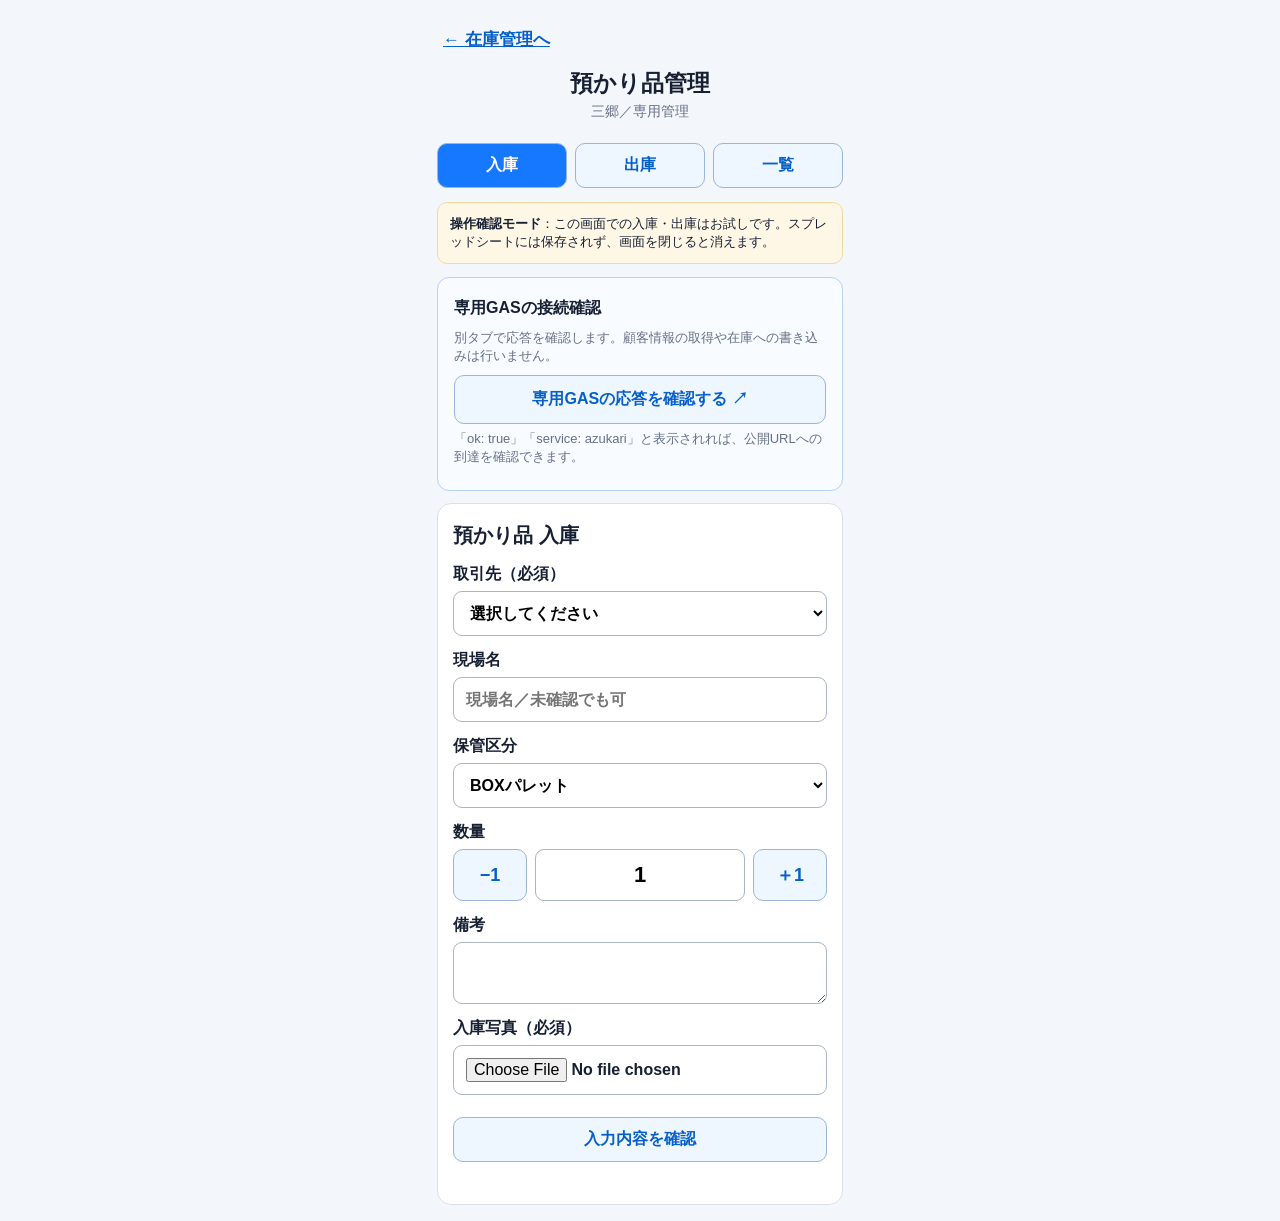
<file: azukari.html>
<!doctype html>
<html lang="ja"><head><meta charset="utf-8"><meta name="viewport" content="width=device-width,initial-scale=1,viewport-fit=cover"><title>預かり品管理｜三郷</title><link rel="stylesheet" href="./azukari.css?v=7"></head>
<body><main class="app"><header class="pageHeader"><div class="headerBackRow"><a href="./index.html" class="back">← 在庫管理へ</a></div><div class="headerTitle"><h1>預かり品管理</h1><small>三郷／専用管理</small></div></header>
<nav aria-label="操作選択"><button data-view="in" aria-pressed="true">入庫</button><button data-view="out" aria-pressed="false">出庫</button><button data-view="list" aria-pressed="false">一覧</button></nav>
<p class="notice"><strong>操作確認モード</strong>：この画面での入庫・出庫はお試しです。スプレッドシートには保存されず、画面を閉じると消えます。</p>
<section class="connectionCheck" aria-label="GAS接続確認"><p><strong>専用GASの接続確認</strong></p><p class="hint">別タブで応答を確認します。顧客情報の取得や在庫への書き込みは行いません。</p><a href="https://script.google.com/macros/s/AKfycbxE6jawVULeT3EWSYf34bkuhfMTTlaCBn4EJmqGrbup1b-lSRp4iUyodYCvyMMgOIhz/exec" target="_blank" rel="noopener noreferrer">専用GASの応答を確認する ↗</a><p class="hint">「ok: true」「service: azukari」と表示されれば、公開URLへの到達を確認できます。</p></section>
<section id="in" class="pane"><h2>預かり品 入庫</h2><form id="inForm">
<label>取引先（必須）<select name="customer" required><option value="">選択してください</option><option>ＴＡＮＡＫＥＮ 株式会社</option><option>株式会社 大岩</option><option>三貴 株式会社</option></select></label>
<label>現場名<input name="site" maxlength="150" placeholder="現場名／未確認でも可"></label>
<label>保管区分<select name="kind" id="kind"><option value="box">BOXパレット</option><option value="other">その他</option></select></label>
<label id="itemWrap" hidden>品名<input name="item" maxlength="120" placeholder="品名"></label>
<label>数量<div class="quantityStepper"><button type="button" data-step="in:-1" aria-label="入庫数量を1減らす">−1</button><input name="qty" type="number" inputmode="numeric" min="1" max="9999" step="1" value="1" required><button type="button" data-step="in:1" aria-label="入庫数量を1増やす">＋1</button></div></label>
<label id="unitWrap" hidden>単位<input name="unit" maxlength="12" placeholder="個・本・箱など"></label>
<label>備考<textarea name="memo" rows="2" maxlength="500"></textarea></label>
<label>入庫写真（必須）<input name="photo" id="photo" type="file" accept="image/*" capture="environment" required></label><img id="preview" alt="選択写真" hidden>
<button type="button" id="check">入力内容を確認</button><p id="checkResult" role="status"></p>
<div id="confirmation" hidden><p>内容を確認して、下のボタンでお試し登録できます。</p><button type="submit" class="primary">この内容で入庫（お試し）</button></div></form></section>
<section id="out" class="pane" hidden><h2>預かり品 出庫</h2><p class="hint">お試し入庫した品物を選び、残数の範囲で出庫します。</p><label>取引先<select id="outCustomer"><option value="">すべて</option><option>ＴＡＮＡＫＥＮ 株式会社</option><option>株式会社 大岩</option><option>三貴 株式会社</option></select></label><label>対象の預かり品<select id="outItem"><option value="">預かり品を選択</option></select></label><div id="outDetail" class="detail" hidden></div><form id="outForm"><label>出庫数量<div class="quantityStepper"><button type="button" data-step="out:-1" aria-label="出庫数量を1減らす">−1</button><input id="outQty" type="number" inputmode="numeric" min="1" step="1" value="1" required><button type="button" data-step="out:1" aria-label="出庫数量を1増やす">＋1</button></div></label><button type="submit" class="primary">出庫する（お試し）</button></form><p id="outMessage" role="status"></p></section>
<section id="list" class="pane" hidden><h2>預かり品 一覧</h2><label>取引先で絞り込み<select id="listCustomer"><option value="">すべて</option><option>ＴＡＮＡＫＥＮ 株式会社</option><option>株式会社 大岩</option><option>三貴 株式会社</option></select></label><label class="checkline"><input type="checkbox" id="showEmpty"> 出庫済み（残数0）も表示</label><div id="listItems" aria-live="polite"></div></section>
</main><script src="./azukari.js?v=3"></script></body></html>
</file>
<file: azukari.css>
:root{font-family:-apple-system,BlinkMacSystemFont,"Segoe UI","Yu Gothic",sans-serif;color:#172033;background:#f3f6fa}*{box-sizing:border-box}body{margin:0}.app{max-width:430px;min-height:100dvh;margin:auto;padding:16px 12px;background:#f3f6fa}header{display:flex;align-items:center;gap:15px;margin-bottom:16px}h1{font-size:21px;margin:0}h2{font-size:20px;margin:0 0 15px}small{color:#667085}.back{color:#075fc9;font-size:13px}nav{display:grid;grid-template-columns:repeat(3,1fr);gap:8px;margin-bottom:14px}button{font:inherit;min-height:45px;padding:10px;border:1px solid #9ab5d8;border-radius:10px;background:#eef6ff;color:#075fc9;font-weight:700}button[aria-pressed=true],button.primary{background:#1677ff;color:white}button:disabled{opacity:.55}.notice{background:#fff7e6;border:1px solid #f2d89c;padding:12px;border-radius:10px;font-size:13px}.pane{background:white;padding:18px 15px;border-radius:14px;border:1px solid #d9e0ea}.pane[hidden],[hidden]{display:none!important}label{display:block;font-weight:700;margin:14px 0}input,select,textarea{font:inherit;display:block;width:100%;padding:12px;margin-top:6px;border:1px solid #aab6c4;border-radius:9px;background:white;min-height:45px}input[type=checkbox]{width:auto;min-height:0;margin:0}.checkline{display:flex;gap:8px;align-items:center}#preview,.recordPhoto{max-width:100%;max-height:230px;object-fit:contain;border-radius:8px}form>button,#confirmation button{width:100%;margin:8px 0}#checkResult{white-space:pre-wrap;overflow-wrap:anywhere}.hint{font-size:13px;color:#667085}.detail,.record{padding:12px;border:1px solid #d9e0ea;border-radius:10px;margin:12px 0;background:#f9fbff}.record p,.detail p{margin:8px 0;overflow-wrap:anywhere}.record button{margin-top:8px}.history{font-size:13px;color:#536478}
.quantityStepper{display:grid;grid-template-columns:74px minmax(0,1fr) 74px;align-items:center;gap:8px;margin-top:6px}.quantityStepper button{min-height:52px;padding:7px;font-size:18px;touch-action:manipulation}.quantityStepper input{margin:0;min-width:0;text-align:center;font-size:22px;font-weight:700}.quantityStepper input::-webkit-inner-spin-button,.quantityStepper input::-webkit-outer-spin-button{-webkit-appearance:none;margin:0}

/* スマホ向け：タイトルを画面中央へ固定し、戻るリンクを拡大 */
.pageHeader{position:relative;display:flex;align-items:center;justify-content:center;min-height:96px;margin-bottom:16px;padding:8px 0}.headerTitle{text-align:center;width:100%;padding:0 116px}.headerTitle h1{font-size:21px;white-space:nowrap}.headerTitle small{display:block;margin-top:5px;white-space:nowrap}.pageHeader .back{position:absolute;left:0;top:50%;transform:translateY(-50%);display:flex;align-items:center;justify-content:center;min-height:48px;padding:10px 8px;font-size:16px;font-weight:700;white-space:nowrap;z-index:1}@media(max-width:360px){.headerTitle h1{font-size:19px}.pageHeader .back{font-size:15px}.headerTitle{padding:0 100px}}

/* Header v6: two independent rows; no absolute positioning or overlap */
.pageHeader{display:flex;flex-direction:column;align-items:stretch;justify-content:flex-start;gap:6px;min-height:0;padding:0;margin:0 0 22px}.headerBackRow{display:flex;justify-content:flex-start;width:100%;min-height:46px}.pageHeader .back{position:static;transform:none;display:inline-flex;align-items:center;justify-content:flex-start;min-height:46px;padding:8px 6px;font-size:17px;font-weight:700}.headerTitle{display:block;width:100%;padding:0;text-align:center}.headerTitle h1{font-size:23px;line-height:1.35;white-space:normal;margin:0}.headerTitle small{display:block;margin-top:4px;white-space:normal;font-size:14px}

.connectionCheck{margin:12px 0;padding:14px 16px;border:1px solid #b9d3f5;border-radius:12px;background:#f8fbff}.connectionCheck p{margin:6px 0 10px}.connectionCheck a{display:block;text-align:center;font-weight:700;color:#075fc9;border:1px solid #9ab5d8;background:#eef6ff;border-radius:10px;padding:13px 8px;text-decoration:none;min-height:45px}
</file>
